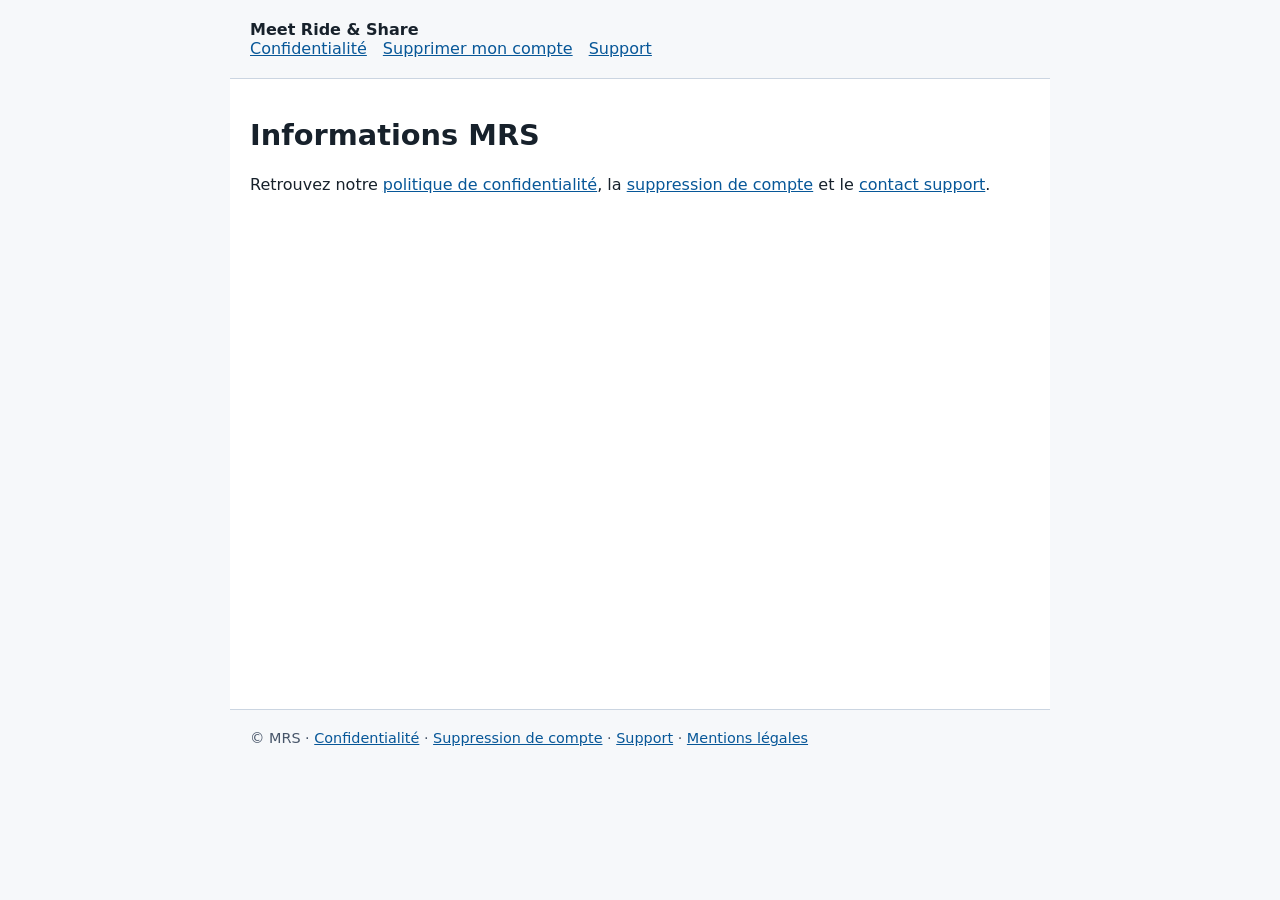
<file: index.html>
<!doctype html>
<html lang="fr"><head><meta charset="utf-8"><meta name="viewport" content="width=device-width,initial-scale=1"><title>Meet Ride & Share — informations</title><link rel="stylesheet" href="style.css"></head>
<body><header><strong>Meet Ride & Share</strong><nav aria-label="Pages MRS"><a href="privacy.html">Confidentialité</a><a href="account-deletion.html">Supprimer mon compte</a><a href="support.html">Support</a></nav></header>
<main><h1>Informations MRS</h1><p>Retrouvez notre <a href="privacy.html">politique de confidentialité</a>, la <a href="account-deletion.html">suppression de compte</a> et le <a href="support.html">contact support</a>.</p></main>
<footer>© MRS · <a href="privacy.html">Confidentialité</a> · <a href="account-deletion.html">Suppression de compte</a> · <a href="support.html">Support</a> · <a href="legal.html">Mentions légales</a></footer></body></html>
</file>
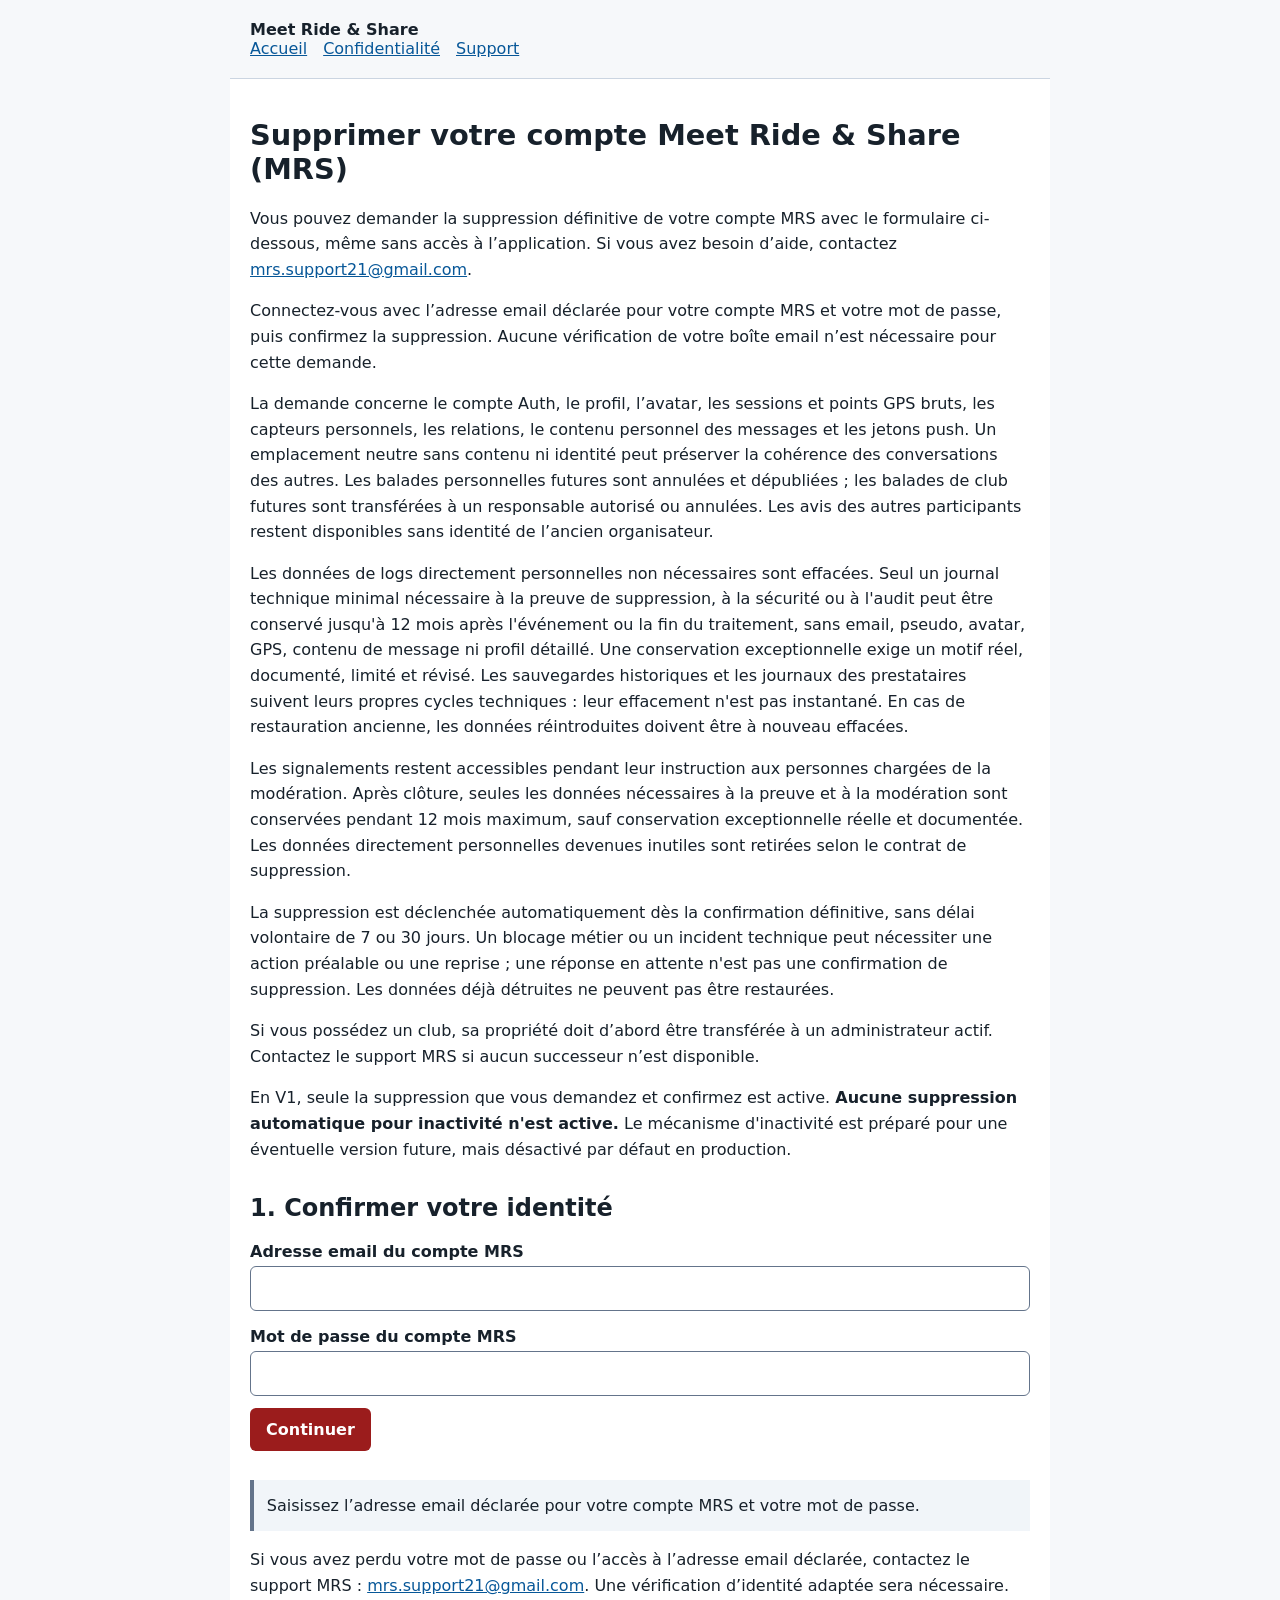
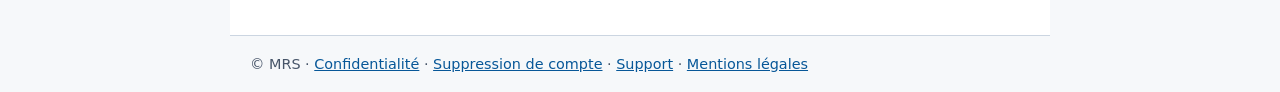
<file: account-deletion.html>
<!doctype html>
<html lang="fr">
<head>
  <meta charset="utf-8">
  <meta name="viewport" content="width=device-width,initial-scale=1">
  <meta name="referrer" content="no-referrer">
  <title>Supprimer un compte Meet Ride & Share</title>
  <link rel="stylesheet" href="style.css">
</head>
<body>
  <header><strong>Meet Ride & Share</strong><nav aria-label="Pages MRS"><a href="index.html">Accueil</a><a href="privacy.html">Confidentialité</a><a href="support.html">Support</a></nav></header>
  <main>
    <h1>Supprimer votre compte Meet Ride & Share (MRS)</h1>
    <p>Vous pouvez demander la suppression définitive de votre compte MRS avec le formulaire ci-dessous, même sans accès à l’application. Si vous avez besoin d’aide, contactez <a href="mailto:mrs.support21@gmail.com">mrs.support21@gmail.com</a>.</p>
    <p>Connectez-vous avec l’adresse email déclarée pour votre compte MRS et votre mot de passe, puis confirmez la suppression. Aucune vérification de votre boîte email n’est nécessaire pour cette demande.</p>
    <p>La demande concerne le compte Auth, le profil, l’avatar, les sessions et points GPS bruts, les capteurs personnels, les relations, le contenu personnel des messages et les jetons push. Un emplacement neutre sans contenu ni identité peut préserver la cohérence des conversations des autres. Les balades personnelles futures sont annulées et dépubliées ; les balades de club futures sont transférées à un responsable autorisé ou annulées. Les avis des autres participants restent disponibles sans identité de l’ancien organisateur.</p>
    <p>Les données de logs directement personnelles non nécessaires sont effacées. Seul un journal technique minimal nécessaire à la preuve de suppression, à la sécurité ou à l'audit peut être conservé jusqu'à 12 mois après l'événement ou la fin du traitement, sans email, pseudo, avatar, GPS, contenu de message ni profil détaillé. Une conservation exceptionnelle exige un motif réel, documenté, limité et révisé. Les sauvegardes historiques et les journaux des prestataires suivent leurs propres cycles techniques : leur effacement n'est pas instantané. En cas de restauration ancienne, les données réintroduites doivent être à nouveau effacées.</p>
    <p>Les signalements restent accessibles pendant leur instruction aux personnes chargées de la modération. Après clôture, seules les données nécessaires à la preuve et à la modération sont conservées pendant 12 mois maximum, sauf conservation exceptionnelle réelle et documentée. Les données directement personnelles devenues inutiles sont retirées selon le contrat de suppression.</p>
    <p>La suppression est déclenchée automatiquement dès la confirmation définitive, sans délai volontaire de 7 ou 30 jours. Un blocage métier ou un incident technique peut nécessiter une action préalable ou une reprise ; une réponse en attente n'est pas une confirmation de suppression. Les données déjà détruites ne peuvent pas être restaurées.</p>
    <p>Si vous possédez un club, sa propriété doit d’abord être transférée à un administrateur actif. Contactez le support MRS si aucun successeur n’est disponible.</p>
    <p>En V1, seule la suppression que vous demandez et confirmez est active. <strong>Aucune suppression automatique pour inactivité n'est active.</strong> Le mécanisme d'inactivité est préparé pour une éventuelle version future, mais désactivé par défaut en production.<!-- FEATURE_PREPARED_BUT_DISABLED --></p>
    <h2>1. Confirmer votre identité</h2>
    <form id="email-form">
      <label for="email">Adresse email du compte MRS</label>
      <input id="email" type="email" autocomplete="email" required>
      <label for="password">Mot de passe du compte MRS</label>
      <input id="password" type="password" autocomplete="current-password" required>
      <button id="sign-in" type="submit" disabled>Continuer</button>
    </form>
    <form id="delete-form" hidden>
      <h2>2. Confirmer la suppression</h2>
      <p>Compte connecté : <strong id="signed-in-email"></strong>. La suppression est définitive. Si vous possédez un Club, sa propriété doit être transférée avant cette étape.</p>
      <label class="checkbox-label" for="understood"><input id="understood" type="checkbox" required> Je comprends que mon compte et mes données personnelles seront supprimés de façon irréversible.</label>
      <label for="confirmation">Saisissez SUPPRIMER pour confirmer</label>
      <input id="confirmation" autocomplete="off" spellcheck="false" required>
      <button id="delete-account" type="submit">Supprimer définitivement mon compte</button>
    </form>
    <p id="status" class="status" role="status" aria-live="polite">Chargement du formulaire…</p>
    <p>Si vous avez perdu votre mot de passe ou l’accès à l’adresse email déclarée, contactez le support MRS : <span id="support-contact"><a href="mailto:mrs.support21@gmail.com?subject=Suppression%20compte%20MRS">mrs.support21@gmail.com</a></span>. Une vérification d’identité adaptée sera nécessaire.</p>
  </main>
  <script src="./delete-account-config.js?v=web-20261107"></script>
  <script type="module" src="./account-deletion.js"></script>
  <footer>© MRS · <a href="privacy.html">Confidentialité</a> · <a href="account-deletion.html">Suppression de compte</a> · <a href="support.html">Support</a> · <a href="legal.html">Mentions légales</a></footer>
</body>
</html>
</file>
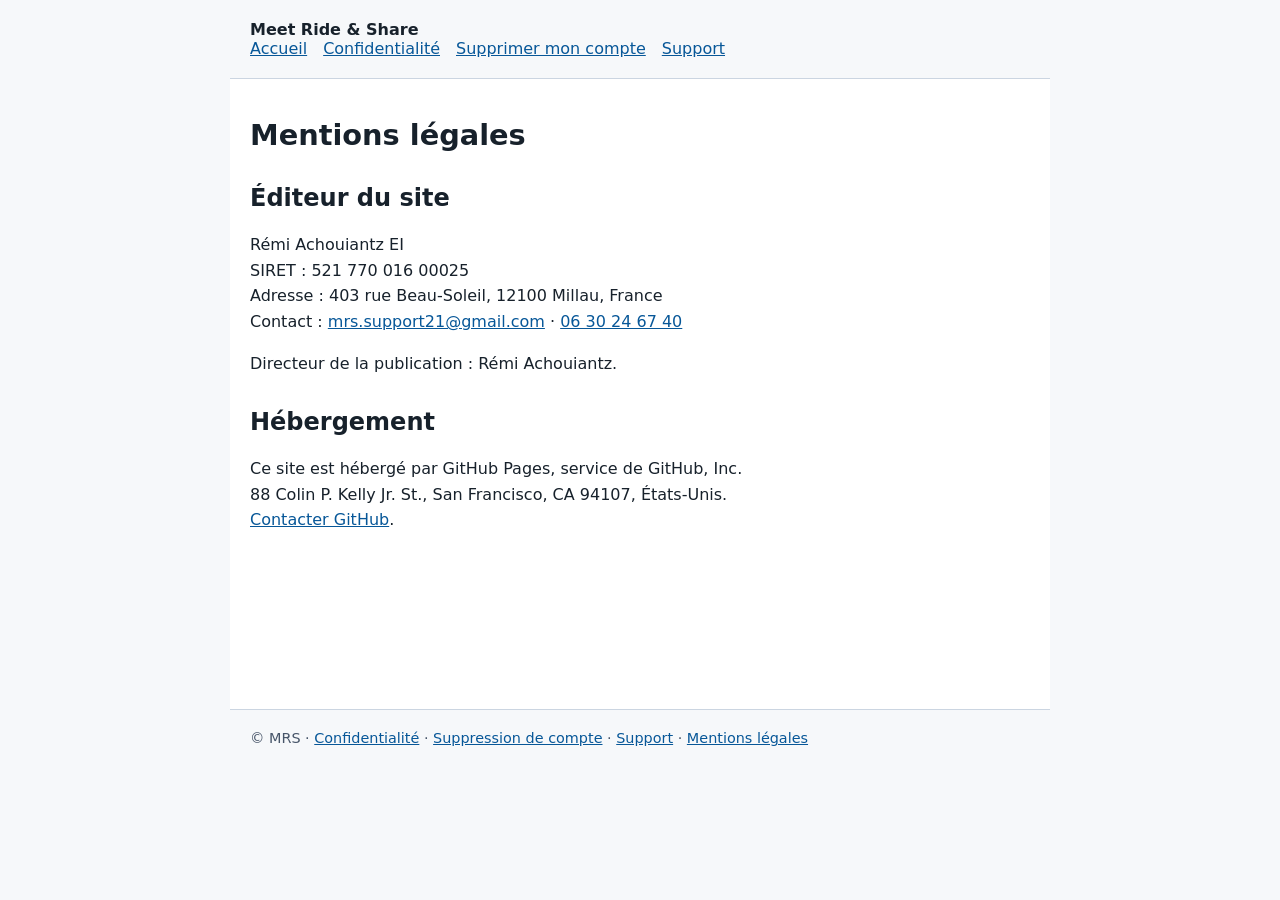
<file: legal.html>
<!doctype html>
<html lang="fr">
<head>
  <meta charset="utf-8">
  <meta name="viewport" content="width=device-width,initial-scale=1">
  <title>Mentions légales — Meet Ride & Share</title>
  <link rel="stylesheet" href="style.css">
</head>
<body>
  <header><strong>Meet Ride & Share</strong><nav aria-label="Pages MRS"><a href="index.html">Accueil</a><a href="privacy.html">Confidentialité</a><a href="account-deletion.html">Supprimer mon compte</a><a href="support.html">Support</a></nav></header>
  <main>
    <h1>Mentions légales</h1>
    <h2>Éditeur du site</h2>
    <p>Rémi Achouiantz EI<br>SIRET : 521 770 016 00025<br>Adresse : 403 rue Beau-Soleil, 12100 Millau, France<br>Contact : <a href="mailto:mrs.support21@gmail.com">mrs.support21@gmail.com</a> · <a href="tel:+33630246740">06 30 24 67 40</a></p>
    <p>Directeur de la publication : Rémi Achouiantz.</p>
    <h2>Hébergement</h2>
    <p>Ce site est hébergé par GitHub Pages, service de GitHub, Inc.<br>88 Colin P. Kelly Jr. St., San Francisco, CA 94107, États-Unis.<br><a href="https://support.github.com/">Contacter GitHub</a>.</p>
  </main>
  <footer>© MRS · <a href="privacy.html">Confidentialité</a> · <a href="account-deletion.html">Suppression de compte</a> · <a href="support.html">Support</a> · <a href="legal.html">Mentions légales</a></footer>
</body>
</html>
</file>
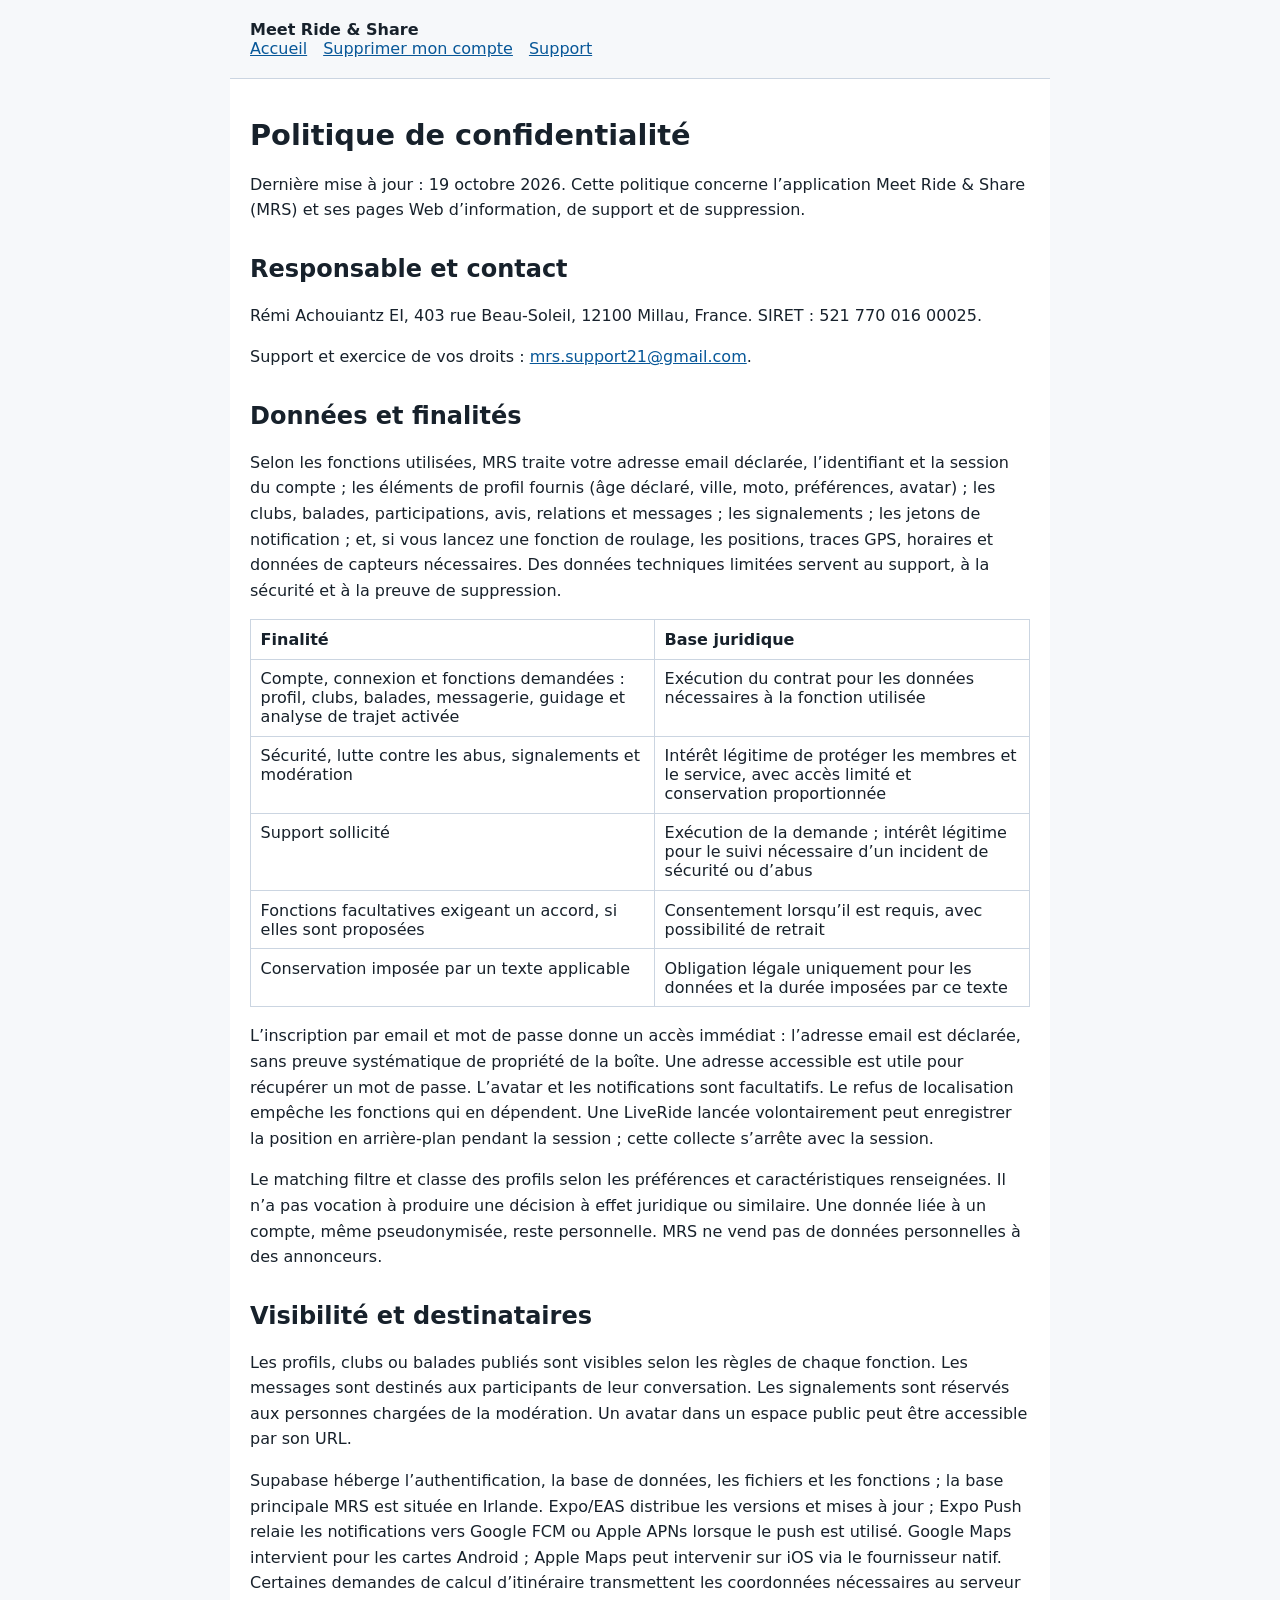
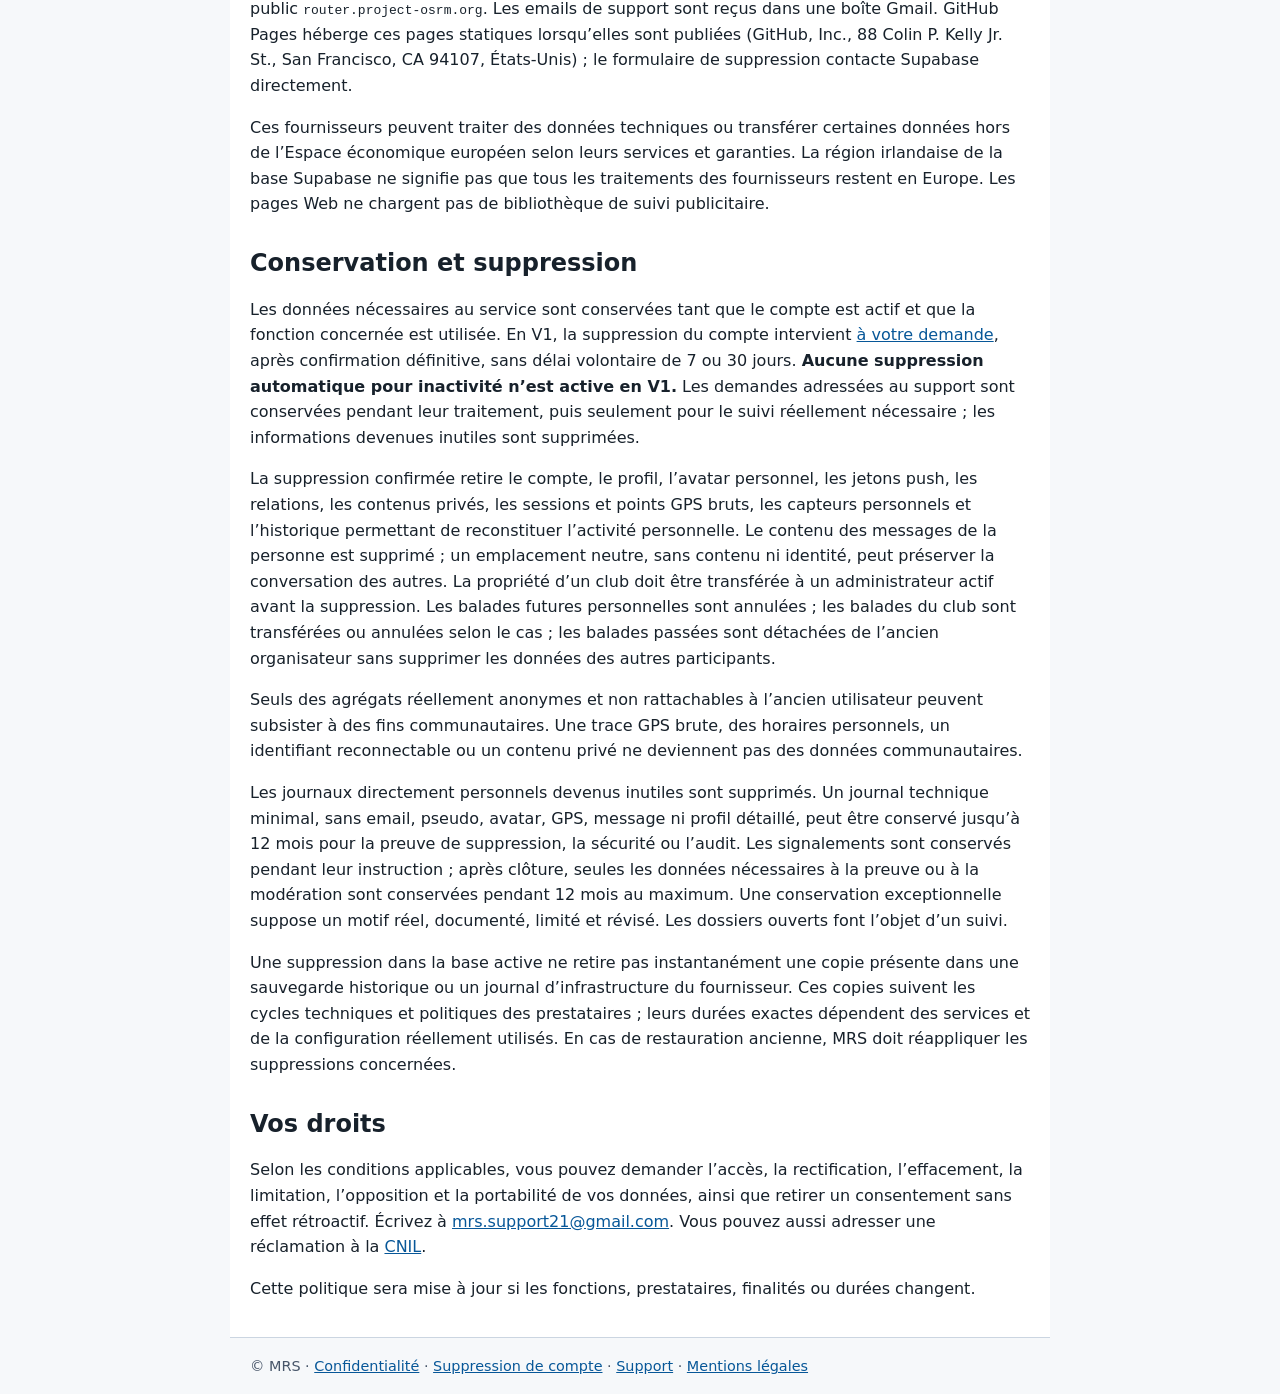
<file: privacy.html>
<!doctype html>
<html lang="fr"><head><meta charset="utf-8"><meta name="viewport" content="width=device-width,initial-scale=1"><title>Confidentialité — Meet Ride & Share</title><link rel="stylesheet" href="style.css"></head>
<body><header><strong>Meet Ride & Share</strong><nav aria-label="Pages MRS"><a href="index.html">Accueil</a><a href="account-deletion.html">Supprimer mon compte</a><a href="support.html">Support</a></nav></header>
<main><h1>Politique de confidentialité</h1><p>Dernière mise à jour : 19 octobre 2026. Cette politique concerne l’application Meet Ride &amp; Share (MRS) et ses pages Web d’information, de support et de suppression.</p>
<h2>Responsable et contact</h2><p>Rémi Achouiantz EI, 403 rue Beau-Soleil, 12100 Millau, France. SIRET : 521 770 016 00025.</p><p>Support et exercice de vos droits : <a href="mailto:mrs.support21@gmail.com">mrs.support21@gmail.com</a>.</p>
<h2>Données et finalités</h2><p>Selon les fonctions utilisées, MRS traite votre adresse email déclarée, l’identifiant et la session du compte ; les éléments de profil fournis (âge déclaré, ville, moto, préférences, avatar) ; les clubs, balades, participations, avis, relations et messages ; les signalements ; les jetons de notification ; et, si vous lancez une fonction de roulage, les positions, traces GPS, horaires et données de capteurs nécessaires. Des données techniques limitées servent au support, à la sécurité et à la preuve de suppression.</p>
<table><thead><tr><th>Finalité</th><th>Base juridique</th></tr></thead><tbody><tr><td>Compte, connexion et fonctions demandées : profil, clubs, balades, messagerie, guidage et analyse de trajet activée</td><td>Exécution du contrat pour les données nécessaires à la fonction utilisée</td></tr><tr><td>Sécurité, lutte contre les abus, signalements et modération</td><td>Intérêt légitime de protéger les membres et le service, avec accès limité et conservation proportionnée</td></tr><tr><td>Support sollicité</td><td>Exécution de la demande ; intérêt légitime pour le suivi nécessaire d’un incident de sécurité ou d’abus</td></tr><tr><td>Fonctions facultatives exigeant un accord, si elles sont proposées</td><td>Consentement lorsqu’il est requis, avec possibilité de retrait</td></tr><tr><td>Conservation imposée par un texte applicable</td><td>Obligation légale uniquement pour les données et la durée imposées par ce texte</td></tr></tbody></table>
<p>L’inscription par email et mot de passe donne un accès immédiat : l’adresse email est déclarée, sans preuve systématique de propriété de la boîte. Une adresse accessible est utile pour récupérer un mot de passe. L’avatar et les notifications sont facultatifs. Le refus de localisation empêche les fonctions qui en dépendent. Une LiveRide lancée volontairement peut enregistrer la position en arrière-plan pendant la session ; cette collecte s’arrête avec la session.</p>
<p>Le matching filtre et classe des profils selon les préférences et caractéristiques renseignées. Il n’a pas vocation à produire une décision à effet juridique ou similaire. Une donnée liée à un compte, même pseudonymisée, reste personnelle. MRS ne vend pas de données personnelles à des annonceurs.</p>
<h2>Visibilité et destinataires</h2><p>Les profils, clubs ou balades publiés sont visibles selon les règles de chaque fonction. Les messages sont destinés aux participants de leur conversation. Les signalements sont réservés aux personnes chargées de la modération. Un avatar dans un espace public peut être accessible par son URL.</p>
<p>Supabase héberge l’authentification, la base de données, les fichiers et les fonctions ; la base principale MRS est située en Irlande. Expo/EAS distribue les versions et mises à jour ; Expo Push relaie les notifications vers Google FCM ou Apple APNs lorsque le push est utilisé. Google Maps intervient pour les cartes Android ; Apple Maps peut intervenir sur iOS via le fournisseur natif. Certaines demandes de calcul d’itinéraire transmettent les coordonnées nécessaires au serveur public <code>router.project-osrm.org</code>. Les emails de support sont reçus dans une boîte Gmail. GitHub Pages héberge ces pages statiques lorsqu’elles sont publiées (GitHub, Inc., 88 Colin P. Kelly Jr. St., San Francisco, CA 94107, États-Unis) ; le formulaire de suppression contacte Supabase directement.</p>
<p>Ces fournisseurs peuvent traiter des données techniques ou transférer certaines données hors de l’Espace économique européen selon leurs services et garanties. La région irlandaise de la base Supabase ne signifie pas que tous les traitements des fournisseurs restent en Europe. Les pages Web ne chargent pas de bibliothèque de suivi publicitaire.</p>
<h2>Conservation et suppression</h2><p>Les données nécessaires au service sont conservées tant que le compte est actif et que la fonction concernée est utilisée. En V1, la suppression du compte intervient <a href="account-deletion.html">à votre demande</a>, après confirmation définitive, sans délai volontaire de 7 ou 30 jours. <strong>Aucune suppression automatique pour inactivité n’est active en V1.</strong><!-- FEATURE_PREPARED_BUT_DISABLED --> Les demandes adressées au support sont conservées pendant leur traitement, puis seulement pour le suivi réellement nécessaire ; les informations devenues inutiles sont supprimées.</p>
<p>La suppression confirmée retire le compte, le profil, l’avatar personnel, les jetons push, les relations, les contenus privés, les sessions et points GPS bruts, les capteurs personnels et l’historique permettant de reconstituer l’activité personnelle. Le contenu des messages de la personne est supprimé ; un emplacement neutre, sans contenu ni identité, peut préserver la conversation des autres. La propriété d’un club doit être transférée à un administrateur actif avant la suppression. Les balades futures personnelles sont annulées ; les balades du club sont transférées ou annulées selon le cas ; les balades passées sont détachées de l’ancien organisateur sans supprimer les données des autres participants.</p>
<p>Seuls des agrégats réellement anonymes et non rattachables à l’ancien utilisateur peuvent subsister à des fins communautaires. Une trace GPS brute, des horaires personnels, un identifiant reconnectable ou un contenu privé ne deviennent pas des données communautaires.</p>
<p>Les journaux directement personnels devenus inutiles sont supprimés. Un journal technique minimal, sans email, pseudo, avatar, GPS, message ni profil détaillé, peut être conservé jusqu’à 12 mois pour la preuve de suppression, la sécurité ou l’audit. Les signalements sont conservés pendant leur instruction ; après clôture, seules les données nécessaires à la preuve ou à la modération sont conservées pendant 12 mois au maximum. Une conservation exceptionnelle suppose un motif réel, documenté, limité et révisé. Les dossiers ouverts font l’objet d’un suivi.</p>
<p>Une suppression dans la base active ne retire pas instantanément une copie présente dans une sauvegarde historique ou un journal d’infrastructure du fournisseur. Ces copies suivent les cycles techniques et politiques des prestataires ; leurs durées exactes dépendent des services et de la configuration réellement utilisés. En cas de restauration ancienne, MRS doit réappliquer les suppressions concernées.</p>
<h2>Vos droits</h2><p>Selon les conditions applicables, vous pouvez demander l’accès, la rectification, l’effacement, la limitation, l’opposition et la portabilité de vos données, ainsi que retirer un consentement sans effet rétroactif. Écrivez à <a href="mailto:mrs.support21@gmail.com">mrs.support21@gmail.com</a>. Vous pouvez aussi adresser une réclamation à la <a href="https://www.cnil.fr/fr/plaintes">CNIL</a>.</p><p>Cette politique sera mise à jour si les fonctions, prestataires, finalités ou durées changent.</p></main>
<footer>© MRS · <a href="privacy.html">Confidentialité</a> · <a href="account-deletion.html">Suppression de compte</a> · <a href="support.html">Support</a> · <a href="legal.html">Mentions légales</a></footer></body></html>
</file>
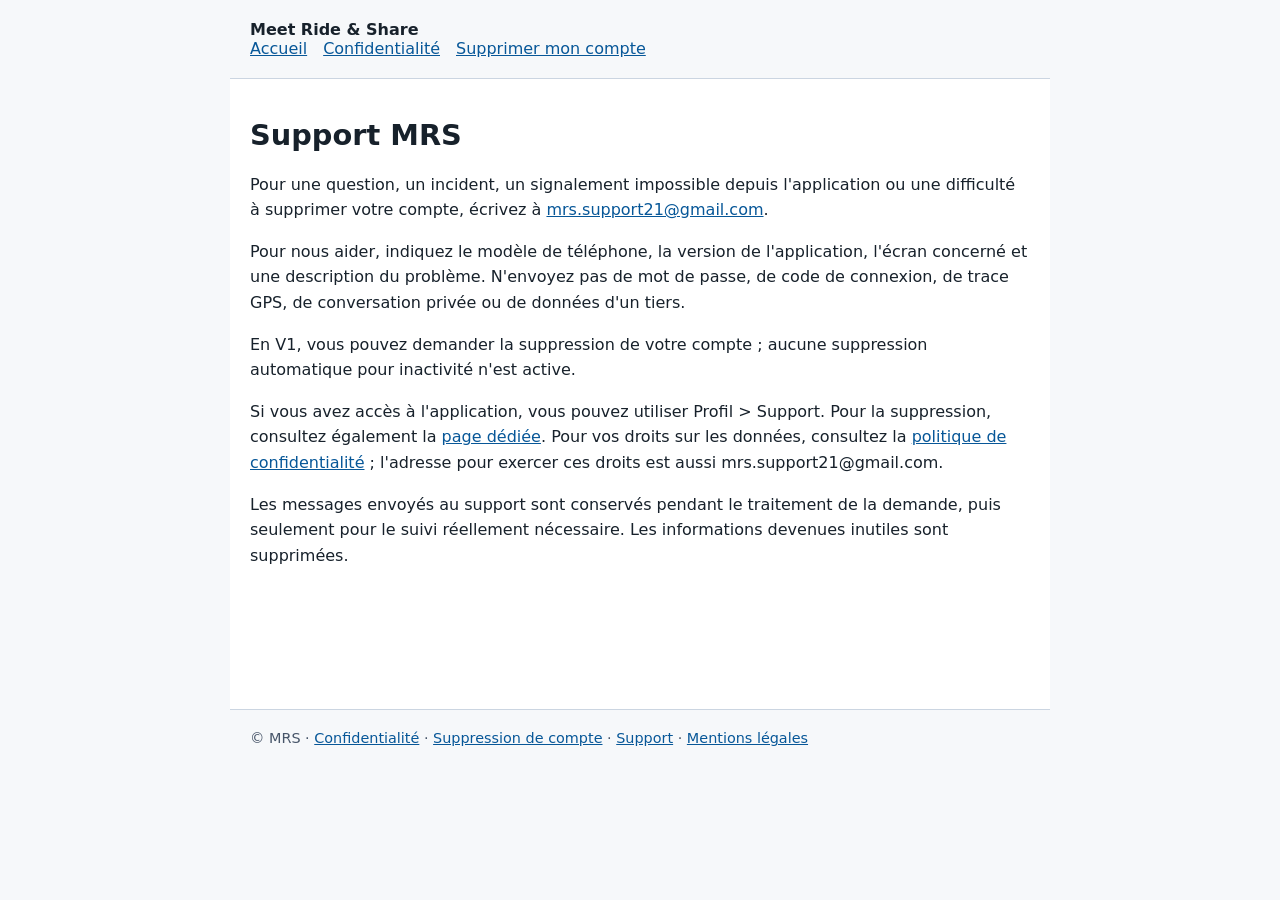
<file: support.html>
<!doctype html>
<html lang="fr"><head><meta charset="utf-8"><meta name="viewport" content="width=device-width,initial-scale=1"><title>Support — Meet Ride & Share</title><link rel="stylesheet" href="style.css"></head>
<body><header><strong>Meet Ride & Share</strong><nav aria-label="Pages MRS"><a href="index.html">Accueil</a><a href="privacy.html">Confidentialité</a><a href="account-deletion.html">Supprimer mon compte</a></nav></header>
<main><h1>Support MRS</h1><p>Pour une question, un incident, un signalement impossible depuis l'application ou une difficulté à supprimer votre compte, écrivez à <a href="mailto:mrs.support21@gmail.com">mrs.support21@gmail.com</a>.</p><p>Pour nous aider, indiquez le modèle de téléphone, la version de l'application, l'écran concerné et une description du problème. N'envoyez pas de mot de passe, de code de connexion, de trace GPS, de conversation privée ou de données d'un tiers.</p><p>En V1, vous pouvez demander la suppression de votre compte ; aucune suppression automatique pour inactivité n'est active.</p><p>Si vous avez accès à l'application, vous pouvez utiliser Profil &gt; Support. Pour la suppression, consultez également la <a href="account-deletion.html">page dédiée</a>. Pour vos droits sur les données, consultez la <a href="privacy.html">politique de confidentialité</a> ; l'adresse pour exercer ces droits est aussi mrs.support21@gmail.com.</p><p>Les messages envoyés au support sont conservés pendant le traitement de la demande, puis seulement pour le suivi réellement nécessaire. Les informations devenues inutiles sont supprimées.</p></main>
<footer>© MRS · <a href="privacy.html">Confidentialité</a> · <a href="account-deletion.html">Suppression de compte</a> · <a href="support.html">Support</a> · <a href="legal.html">Mentions légales</a></footer></body></html>
</file>
<file: style.css>
:root{color-scheme:light;font-family:system-ui,-apple-system,"Segoe UI",sans-serif;color:#17212b;background:#f6f8fa}
*{box-sizing:border-box}body{margin:0}header,main,footer{max-width:820px;margin:auto;padding:1.25rem}header{border-bottom:1px solid #cbd5e1}nav{display:flex;flex-wrap:wrap;gap:1rem}nav a,a{color:#075798}main{background:#fff;min-height:70vh}h1{font-size:1.8rem}h2{margin-top:2rem}p,li{line-height:1.6}ul{padding-left:1.4rem}.notice{border-left:4px solid #ba7110;background:#fff6e6;padding:.8rem 1rem}.status{padding:.8rem;border-left:4px solid #64748b;background:#f1f5f9}.status.error{border-color:#b91c1c;background:#fef2f2}.status.success{border-color:#166534;background:#f0fdf4}label{display:block;font-weight:700;margin:1rem 0 .3rem}input{display:block;width:100%;padding:.75rem;font:inherit;border:1px solid #64748b;border-radius:6px}button{padding:.75rem 1rem;margin:.8rem 0;border:0;border-radius:6px;background:#9b1c1c;color:#fff;font:inherit;font-weight:700;cursor:pointer}button:disabled{opacity:.5;cursor:not-allowed}table{border-collapse:collapse;width:100%}th,td{text-align:left;border:1px solid #cbd5e1;padding:.6rem;vertical-align:top}footer{font-size:.9rem;color:#475569;border-top:1px solid #cbd5e1}
.checkbox-label{display:flex;align-items:flex-start;gap:.65rem;line-height:1.5}.checkbox-label input{width:1.25rem;height:1.25rem;margin:.1rem 0 0;flex:none}form[hidden]{display:none}
</file>
